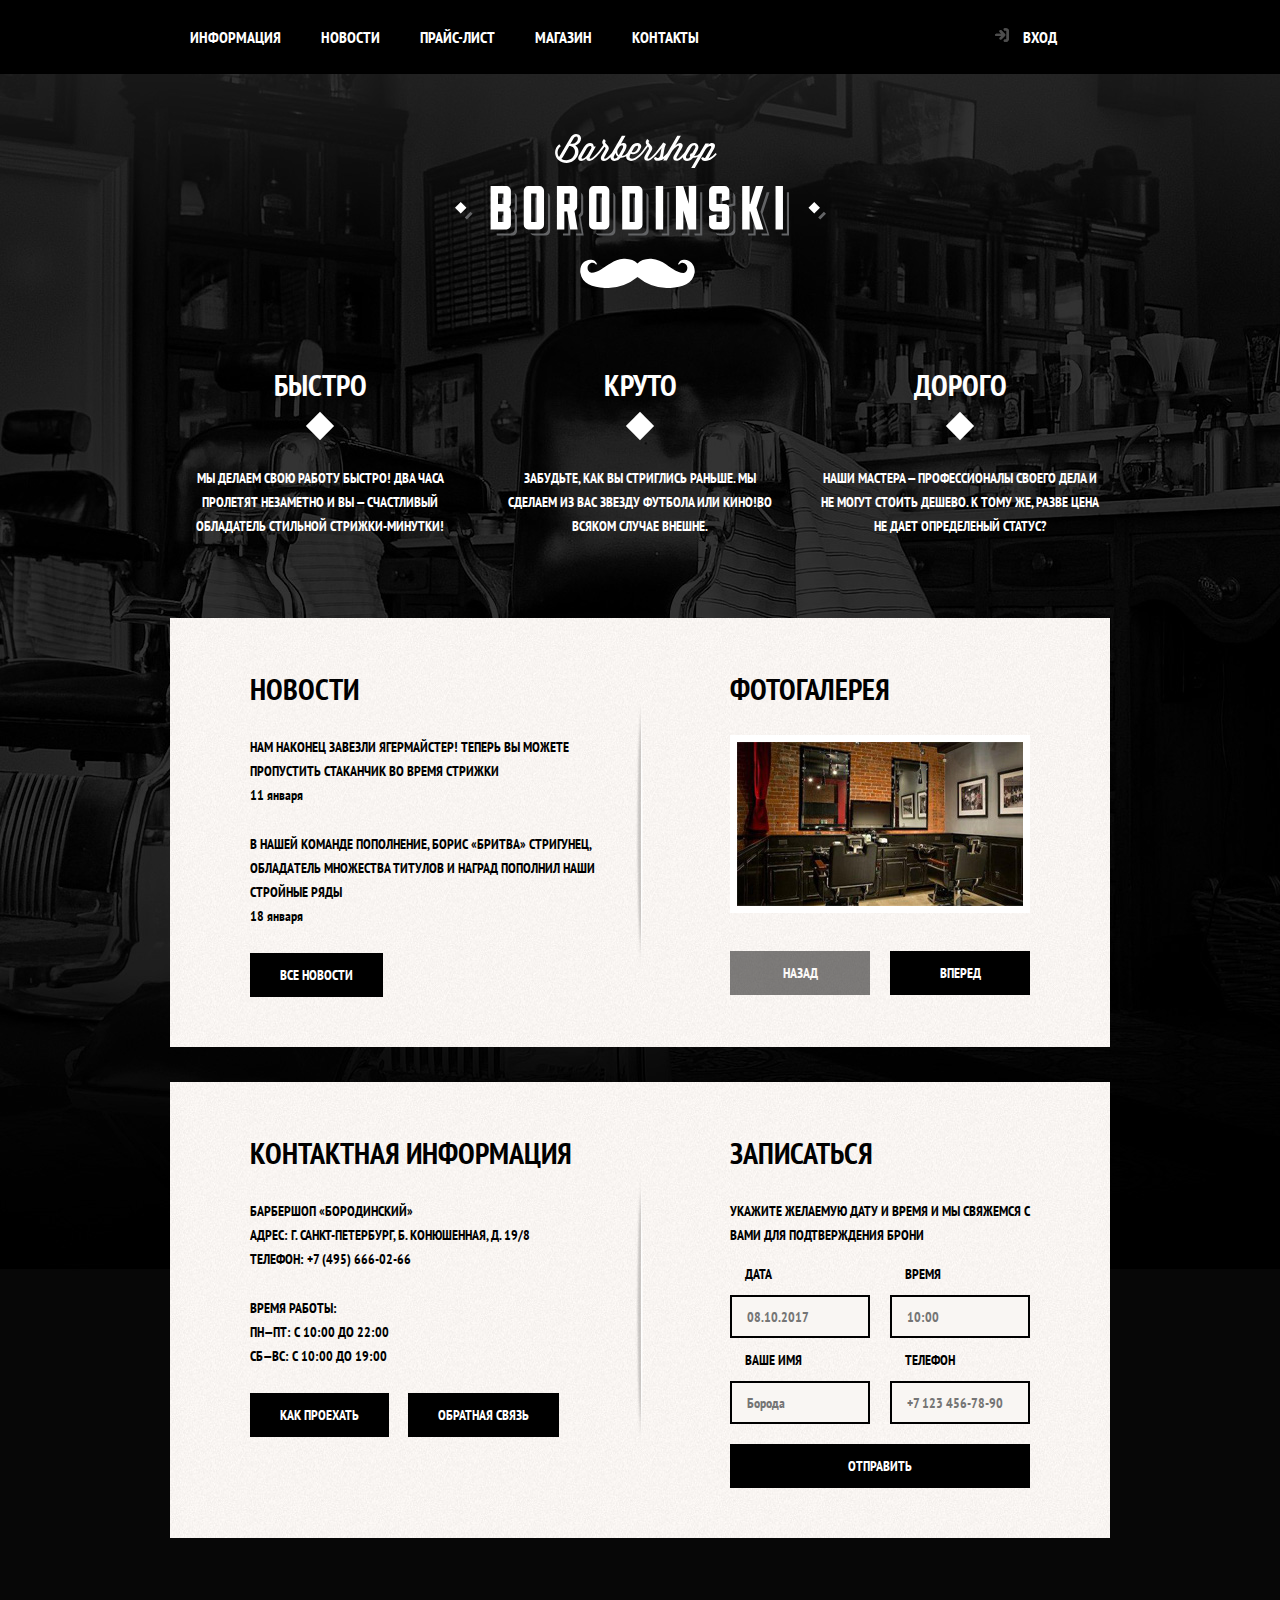
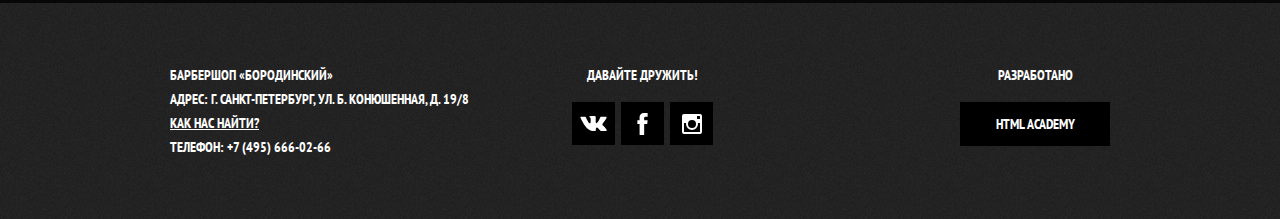
<file: index.html>
<!DOCTYPE html>
<html lang="en">

<head>
    <meta charset="UTF-8">
    <title>Барбершоп "Бородинский"</title>
    <link rel="stylesheet" href="css/normalize.css">
    <link rel="stylesheet" href="css/style.css">
    <link href="https://fonts.googleapis.com/css2?family=PT+Sans+Narrow:wght@400;700&display=swap" rel="stylesheet">
</head>

<body>
    <header class="main-header">
        <nav class="main-navigation">
            <a class="main-header-logo">
                <img src="img/index-logo.svg" width="371" height="155" alt="Логотип барбершопа Бородинский">
            </a>
            <div class="main-navigation-wrapper">
                <div class="container">
                    <ul class="main-menu">
                        <li><a href="#">Информация</a></li>
                        <li><a href="#">Новости</a></li>
                        <li><a href="price.html">Прайс-лист</a></li>
                        <li><a href="catalog.html">Магазин</a></li>
                        <li><a href="#">Контакты</a></li>
                    </ul>
                    <ul class="user-navigation">
                        <li>
                            <a class="login-link" href="#">Вход</a>
                        </li>
                    </ul>
                </div>
            </div>
        </nav>
    </header>
    <main class="container">
        <h1 class="visually-hidden">Барбершоп "Бородинский"</h1>
        <section class="features">
            <h2 class="visually-hidden">Преимущества</h2>
            <ul class="features-list">
                <li class="feature-item">
                    <h3>Быстро</h3>
                    <p>Мы делаем свою работу быстро! Два часа пролетят незаметно и вы — счастливый обладатель стильной стрижки-минутки!</p>
                </li>
                <li class="feature-item">
                    <h3>Круто</h3>
                    <p>Забудьте, как вы стриглись раньше. Мы сделаем из вас звезду футбола или кино!во всяком случае внешне.</p>
                </li>
                <li class="feature-item">
                    <h3>Дорого</h3>
                    <p>Наши мастера — профессионалы своего дела и не могут стоить дешево. К тому же, разве цена не дает определеный статус?</p>
                </li>
            </ul>
        </section>
        <div class="index-columns">
            <section class="news">
                <h2>Новости</h2>
                <ul class="news-list">
                    <li class="news-item">
                        <p>Нам наконец завезли ягермайстер! Теперь вы можете пропустить стаканчик во время стрижки</p>
                        <time datetime="2020-01-11">11 января</time>
                    </li>
                    <li class="news-item">
                        <p>В нашей команде пополнение, борис «бритва» стригунец, обладaтель множества титулов и наград пополнил наши стройные ряды</p>
                        <time datetime="2020-01-18">18 января</time>
                    </li>
                </ul>
                <a class="button" href="#">Все новости</a>
            </section>
            <section class="gallery">
                <h2>Фотогалерея</h2>
                <div class="gallery-container">
                    <figure class="gallery-content">
                        <a href="#"><img src="img/interior.jpg" width="286" height="164" alt="Интерьер"></a>
                    </figure>
                    <button class="button gallery-button gallery-button-back" type="button" disabled>Назад</button>
                    <button class="button gallery-button gallery-button-next" type="button">Вперед</button>
                </div>
            </section>
        </div>
        <div class="index-columns">
            <section class="contacts">
                <h2>Контактная информация</h2>
                <p>Барбершоп «бородинский» <br>
                    Адрес: г. Санкт-петербург, б. Конюшенная, д. 19/8 <br>
                    Телефон: +7 (495) 666-02-66 <br>
                </p>
                <p>Время работы: <br>
                    Пн—пт: с 10:00 до 22:00 <br>
                    Сб—вс: с 10:00 до 19:00
                </p>
                <a class="button contacts-button-map" href="#">Как проехать</a>
                <a class="button" href="#">Обратная связь</a>
            </section>
            <section class="appointment">
                <h2>Записаться</h2>
                <p class="appointment-info">Укажите желаемую дату и время и мы свяжемся с вами для подтверждения брони</p>
                <form class="appointment-form" action="#">
                    <p class="appointment-item">
                        <label for="appointment-date">Дата</label>
                        <input type="text" name="date" placeholder="08.10.2017" id="appointment-date"></p>
                    <p class="appointment-item">
                        <label for="appointment-time">Время</label>
                        <input type="text" name="time" placeholder="10:00" id="appointment-time"></p>
                    <p class="appointment-item">
                        <label for="appointment-username">Ваше имя</label>
                        <input type="text" name="username" placeholder="Борода" id="appointment-username"></p>
                    <p class="appointment-item">
                        <label for="appointment-user-tel">Телефон</label>
                        <input type="tel" name="user-tel" placeholder="+7 123 456-78-90" id="appointment-user-tel"></p>
                    <button class="button" type="submit">Отправить</button>
                </form>
            </section>
        </div>
    </main>
    <footer class="main-footer">
        <div class="container">
            <p class="footer-contacts">Барбершоп «бородинский» <br>
                Адрес: г. Санкт-петербург, ул. Б. Конюшенная, д. 19/8 <br>
                <a href="#">Как нас найти?</a> <br>
                Телефон: +7 (495) 666-02-66
            </p>
            <div class="footer-social">
                <b>Давайте дружить!</b>
                <ul class="footer-socail-list">
                    <li><a href="#" class="social-button"><span class="visually-hidden">Вконтакте</span>
                            <svg xmlns="http://www.w3.org/2000/svg" width="27" height="15" viewBox="0 0 26.14 14.91">
                                <path d="M26 13.47l-.09-.17a13.55 13.55 0 0 0-2.6-3q-.87-.83-1.1-1.12A1 1 0 0 1 22 8a10.27 10.27 0 0 1 1.22-1.78l.88-1.16q2.35-3.13 2-4L26 .94a.8.8 0 0 0-.4-.22 2.14 2.14 0 0 0-.87 0h-3.92a.51.51 0 0 0-.27 0h-.3a.6.6 0 0 0-.15.14.93.93 0 0 0-.14.24 22.22 22.22 0 0 1-1.46 3.06q-.5.84-.93 1.46a7 7 0 0 1-.71.91 4.94 4.94 0 0 1-.52.47q-.23.18-.35.15l-.23-.05a.9.9 0 0 1-.31-.33 1.49 1.49 0 0 1-.16-.53V1.6a3.14 3.14 0 0 0 0-.62 2.12 2.12 0 0 0-.14-.44.73.73 0 0 0-.28-.33 1.57 1.57 0 0 0-.46-.18A9 9 0 0 0 12.57 0a8.93 8.93 0 0 0-3.25.33 1.83 1.83 0 0 0-.52.41q-.25.3-.07.33a1.67 1.67 0 0 1 1.16.59l.08.16a2.6 2.6 0 0 1 .19.63 6.32 6.32 0 0 1 .12 1 10.59 10.59 0 0 1 0 1.7q-.07.71-.13 1.1a2.21 2.21 0 0 1-.18.64 2.69 2.69 0 0 1-.16.3l-.07.07a1 1 0 0 1-.37.07.86.86 0 0 1-.46-.19 3.27 3.27 0 0 1-.56-.52 7 7 0 0 1-.66-.93q-.37-.6-.76-1.42l-.22-.39q-.2-.38-.56-1.11t-.62-1.43A.9.9 0 0 0 5.2.9h-.07a.93.93 0 0 0-.22-.16A1.44 1.44 0 0 0 4.6.65L.87.68A1 1 0 0 0 .1.94L0 1a.44.44 0 0 0 0 .22 1.08 1.08 0 0 0 .08.37Q.9 3.53 1.86 5.31t1.66 2.87Q4.23 9.27 5 10.24t1 1.24l.37.41.34.33a8.06 8.06 0 0 0 1 .78 16.34 16.34 0 0 0 1.4.9 7.6 7.6 0 0 0 1.79.72 6.19 6.19 0 0 0 2 .22h1.57a1.08 1.08 0 0 0 .72-.3l.05-.07a.9.9 0 0 0 .1-.25 1.38 1.38 0 0 0 0-.37 4.48 4.48 0 0 1 .09-1.05 2.77 2.77 0 0 1 .23-.71 1.74 1.74 0 0 1 .29-.4 1.19 1.19 0 0 1 .23-.2h.11a.86.86 0 0 1 .77.21 4.52 4.52 0 0 1 .83.79q.39.47.93 1.05a6.41 6.41 0 0 0 1 .87l.27.16a3.31 3.31 0 0 0 .71.3 1.53 1.53 0 0 0 .76.07l3.48-.05a1.58 1.58 0 0 0 .8-.17.68.68 0 0 0 .34-.37 1.06 1.06 0 0 0 0-.46 1.71 1.71 0 0 0-.1-.36z" fill="#fff" /></svg></a></li>
                    <li><a href="#" class="social-button"><span class="visually-hidden">Facebook</span>
                            <svg xmlns="http://www.w3.org/2000/svg" width="19" height="22" viewBox="0 0 10.15 21.74">
                                <path d="M3.34 1.12A4.77 4.77 0 0 1 6.53 0h3.61v3.81H7.81a1.07 1.07 0 0 0-1.09.83v2.55h3.42c-.08 1.23-.24 2.45-.41 3.67h-3v10.87H2.21V10.86H0V7.21h2.19V3.66a3.83 3.83 0 0 1 1.15-2.54z" fill="#fff" /></svg></a></li>
                    <li><a href="#" class="social-button"><span class="visually-hidden">Instagram</span>
                            <svg xmlns="http://www.w3.org/2000/svg" width="20" height="20" viewBox="0 0 20 20">
                                <path d="M18 0H2a2 2 0 0 0-2 2v16a2 2 0 0 0 2 2h16a2 2 0 0 0 2-2V2a2 2 0 0 0-2-2zm-8 6a4 4 0 1 1-4 4 4 4 0 0 1 4-4zM2.5 18a.47.47 0 0 1-.5-.5V9h2.1a3.4 3.4 0 0 0-.1 1 6 6 0 1 0 12 0 3.4 3.4 0 0 0-.1-1H18v8.5a.47.47 0 0 1-.5.5zM18 4.5a.47.47 0 0 1-.5.5h-2a.47.47 0 0 1-.5-.5v-2a.47.47 0 0 1 .5-.5h2a.47.47 0 0 1 .5.5z" fill="#fff" /></svg></a></li>
                </ul>
            </div>
            <b class="footer-copyright"><b>Разработано</b>
                <a class="button" href="#">HTML Academy</a>
            </b>
        </div>
    </footer>

    <section class="modal modal-login">
        <h2>Личный кабинет</h2>
        <p class="modal-description">Введите пожалуйста свой логин и пароль</p>
        <form class="modal-login-form" action="#">
            <p>
                <label class="visually-hidden" for="modal-login-form-login">Логин</label>
                <input id="modal-login-form-login" name="login" type="text" placeholder="Логин">
            </p>
            <p>
                <label class="visually-hidden" for="modal-login-form-password">Пароль</label>
                <input id="modal-login-form-password" name="password" type="password" placeholder="Пароль">
            </p>
            <p class="modal-login-password-info">
                <label class="modal-login-form-checkbox">
                    <input class="visually-hidden" id="modal-login-form-checkbox" name="remember" type="checkbox">
                    Запомните меня
                    <span class="checkbox-indicator"></span>
                </label>
                <a class="restore" href="#">Я забыл пароль!</a>
            </p>
            <button class="button" type="submit">Войти</button>
        </form>
        <button class="modal-close" type="button">Закрыть</button>
    </section>

    <section class="modal modal-map">
        <h2 class="visually-hidden">Как до нас добраться</h2>
        <iframe src="https://www.google.com/maps/embed?pb=!1m18!1m12!1m3!1d1998.6021677244833!2d30.321041106054558!3d59.938743353631175!2m3!1f0!2f0!3f0!3m2!1i1024!2i768!4f13.1!3m3!1m2!1s0x4696310fca145cc1%3A0x42b32648d8238007!2z0JHQvtC70YzRiNCw0Y8g0JrQvtC90Y7RiNC10L3QvdCw0Y8g0YPQuy4sIDE5LzgsINCh0LDQvdC60YIt0J_QtdGC0LXRgNCx0YPRgNCzLCDQoNC-0YHRgdC40Y8sIDE5MTE4Ng!5e0!3m2!1sru!2sua!4v1595168340364!5m2!1sru!2sua" width="766" height="561" frameborder="0" style="border:0;" allowfullscreen="" aria-hidden="false" tabindex="0"></iframe>
        <p><img src="img/map.jpg" width="766" height="561" alt="Офис компании по адресу ул. Большая Конюшенная 19/8, Санкт-Петербург">
        </p>
        <button class="modal-close" type="button">Закрыть</button>
    </section>

    <script src="js/popup.js"></script>
    <script src="js/map.js"></script>

</body>

</html>
</file>
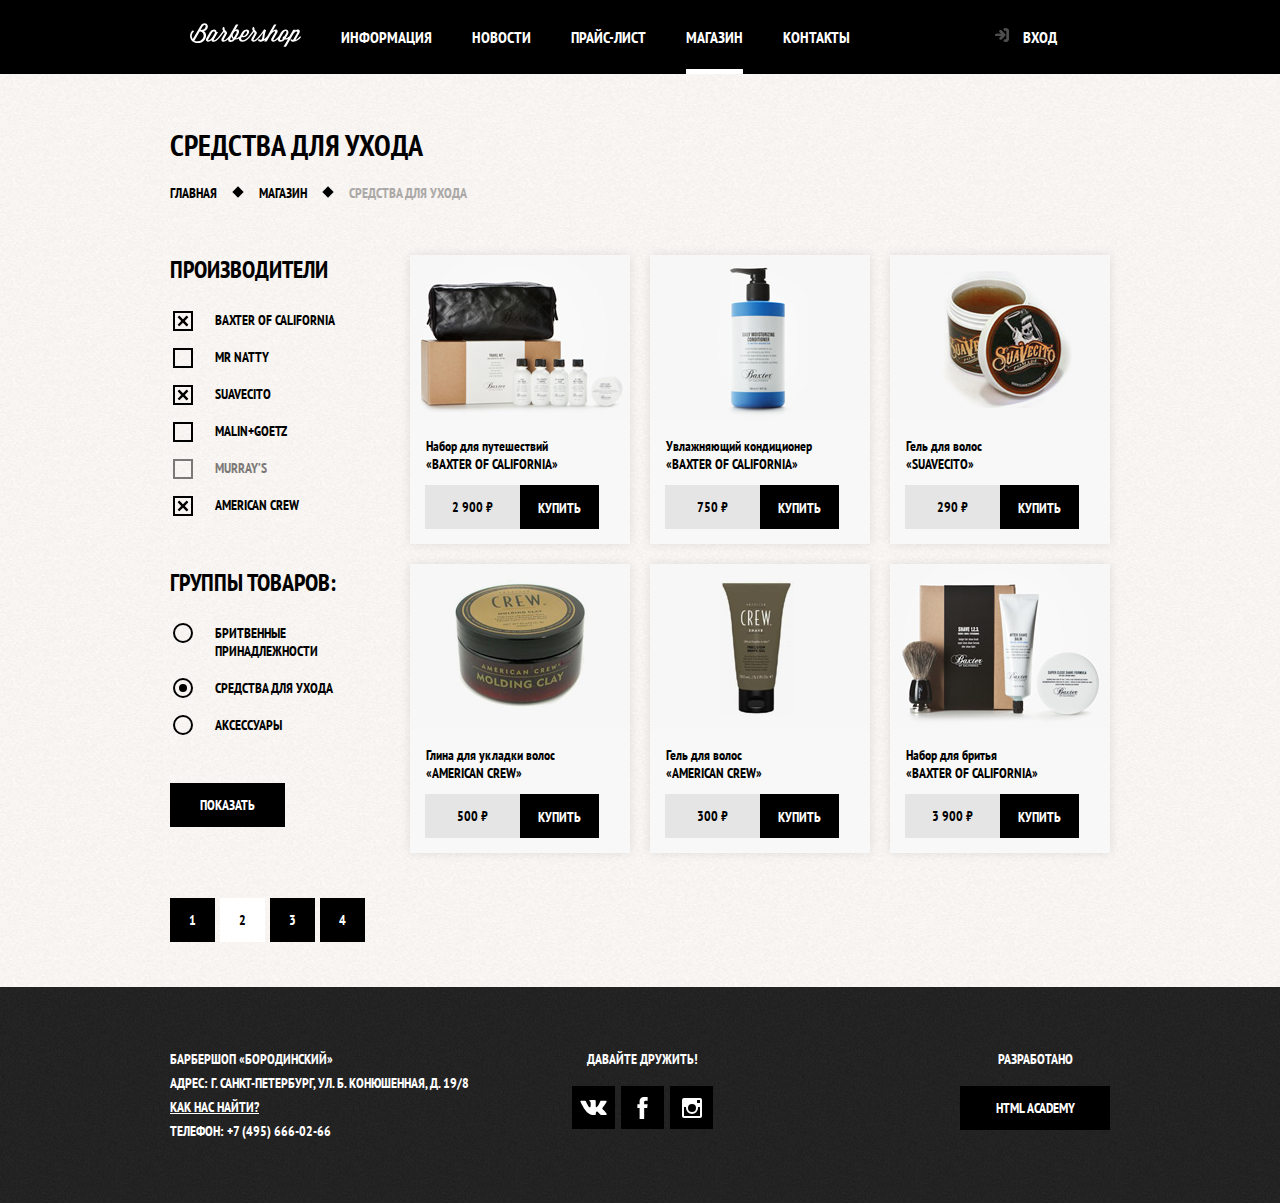
<file: catalog.html>
<!DOCTYPE html>
<html lang="en">

<head>
    <meta charset="UTF-8">
    <title>Каталог</title>
    <link rel="stylesheet" href="css/normalize.css">
    <link rel="stylesheet" href="css/style.css">
    <link href="https://fonts.googleapis.com/css2?family=PT+Sans+Narrow:wght@400;700&display=swap" rel="stylesheet">
</head>

<body class="body-inner-page">
    <header class="main-header">
        <nav class="main-navigation container">
            <a class="main-header-logo" href="index.html">
                <img src="img/small-logo.svg" width="111" height="24" alt="Логотип барбершопа Бородинский">
            </a>
            <ul class="main-menu">
                <li><a href="#">Информация</a></li>
                <li><a href="#">Новости</a></li>
                <li><a href="price.html">Прайс-лист</a></li>
                <li class="main-menu-current"><a href="catalog.html">Магазин</a></li>
                <li><a href="#">Контакты</a></li>
            </ul>
            <ul class="user-navigation">
                <li>
                    <a class="login-link" href="#">Вход</a>
                </li>
            </ul>
        </nav>
    </header>
    <main class="container">
        <h1 class="page-title">Средства для ухода</h1>
        <ul class="breadcrumbs">
            <li><a href="#">Главная</a></li>
            <li><a href="#">Магазин</a></li>
            <li class="breadcrumbs-current">Средства для ухода</li>
        </ul>
        <div class="catalog-columns">
            <section class="filters">
                <h2 class="visually-hidden">Фильтр товаров</h2>
                <form class="filters" action="#">
                    <fieldset>
                        <legend>Производители</legend>
                        <ul>
                            <li class="filter-option">
                                <input class="visually-hidden filter-input filter-input-checkbox" name="baxter-of-california" id="filter-baxter-of-california" type="checkbox" checked>
                                <label for="filter-baxter-of-california">Baxter of California</label></li>
                            <li class="filter-option">
                                <input class="visually-hidden filter-input filter-input-checkbox" name="mr-natty" id="filter-mr-natty" type="checkbox">
                                <label for="filter-mr-natty">Mr Natty</label></li>
                            <li class="filter-option">
                                <input class="visually-hidden filter-input filter-input-checkbox" name="suavecito" id="filter-suavecito" type="checkbox" checked>
                                <label for="filter-suavecito">Suavecito</label></li>
                            <li class="filter-option">
                                <input class="visually-hidden filter-input filter-input-checkbox" name="malin-goetz" id="filter-malin-goetz" type="checkbox">
                                <label for="filter-malin-goetz">Malin+Goetz</label></li>
                            <li class="filter-option">
                                <input class="visually-hidden filter-input filter-input-checkbox" name="murray" id="filter-murray" type="checkbox" disabled>
                                <label for="filter-murray">Murray’s</label></li>
                            <li class="filter-option">
                                <input class="visually-hidden filter-input filter-input-checkbox" name="american-crew" id="filter-american-crew" type="checkbox" checked>
                                <label for="filter-american-crew">American Crew</label></li>
                        </ul>
                    </fieldset>
                    <fieldset>
                        <legend>Группы товаров:</legend>
                        <ul>
                            <li class="filter-option">
                                <input class="visually-hidden filter-input filter-input-radio" name="radio-form" id="filter-shave" value="shaving" type="radio">
                                <label for="filter-shave">Бритвенные принадлежности</label></li>
                            <li class="filter-option">
                                <input class="visually-hidden filter-input filter-input-radio" name="radio-form" id="filter-hair-care" value="hair-care" type="radio" checked>
                                <label for="filter-hair-care">Средства для ухода</label></li>
                            <li class="filter-option">
                                <input class="visually-hidden filter-input filter-input-radio" name="radio-form" id="filter-accessories" value="accessories" type="radio">
                                <label for="filter-accessories">Аксессуары</label></li>
                        </ul>
                    </fieldset>
                    <button type="submit" class="button filter-button">Показать</button>
                </form>
            </section>
            <section class="catalog">
                <h2 class="visually-hidden">Список средств для ухода</h2>
                <ul class="catalog-list">
                    <li class="catalog-item">
                        <a href="item.html">
                            <h3>
                                <span class="catalog-category">Набор для путешествий</span>
                                <span class="catalog-item-title">«Baxter of California»</span>
                            </h3>
                            <p class="catalog-item-image">
                                <img src="img/catalog-photo-1.jpg" width="220" height="165" alt="Набор для путешествий «Baxter of California»">
                            </p>
                        </a>
                        <p class="catalog-item-price">
                            <b>2 900 ₽</b>
                            <a class="button" href="#">Купить</a>
                        </p>
                    </li>
                    <li class="catalog-item">
                        <a href="#">
                            <h3>
                                <span class="catalog-category">Увлажняющий кондиционер</span>
                                <span class="catalog-item-title">«Baxter of California»</span>
                            </h3>
                            <p class="catalog-item-image">
                                <img src="img/catalog-photo-2.jpg" width="220" height="165" alt="Увлажняющий кондиционер «Baxter of California»">
                            </p>
                        </a>
                        <p class="catalog-item-price">
                            <b>750 ₽</b>
                            <a class="button" href="#">Купить</a>
                        </p>
                    </li>
                    <li class="catalog-item">
                        <a href="#">
                            <h3>
                                <span class="catalog-category">Гель для волос</span>
                                <span class="catalog-item-title">«Suavecito»</span>
                            </h3>
                            <p class="catalog-item-image">
                                <img src="img/catalog-photo-3.jpg" width="220" height="165" alt="Гель для волос «Suavecito»">
                            </p>
                        </a>
                        <p class="catalog-item-price">
                            <b>290 ₽</b>
                            <a class="button" href="#">Купить</a>
                        </p>
                    </li>
                    <li class="catalog-item">
                        <a href="#">
                            <h3>
                                <span class="catalog-category">Глина для укладки волос</span>
                                <span class="catalog-item-title">«American crew»</span>
                            </h3>
                            <p class="catalog-item-image">
                                <img src="img/catalog-photo-4.jpg" width="220" height="165" alt="Глина для укладки волос «American crew»">
                            </p>
                        </a>
                        <p class="catalog-item-price">
                            <b>500 ₽</b>
                            <a class="button" href="#">Купить</a>
                        </p>
                    </li>
                    <li class="catalog-item">
                        <a href="#">
                            <h3>
                                <span class="catalog-category">Гель для волос</span>
                                <span class="catalog-item-title">«American crew»</span>
                            </h3>
                            <p class="catalog-item-image">
                                <img src="img/catalog-photo-5.jpg" width="220" height="165" alt="Гель для волос «American crew»">
                            </p>
                        </a>
                        <p class="catalog-item-price">
                            <b>300 ₽</b>
                            <a class="button" href="#">Купить</a>
                        </p>
                    </li>
                    <li class="catalog-item">
                        <a href="#">
                            <h3>
                                <span class="catalog-category">Набор для бритья</span>
                                <span class="catalog-item-title">«Baxter of California»</span>
                            </h3>
                            <p class="catalog-item-image">
                                <img src="img/catalog-photo-6.jpg" width="220" height="165" alt="Набор для бритья «Baxter of California»">
                            </p>
                        </a>
                        <p class="catalog-item-price">
                            <b>3 900 ₽</b>
                            <a class="button" href="#">Купить</a>
                        </p>
                    </li>
                </ul>
            </section>
        </div>
        <ul class="pegination">
            <li class="pegination-item"><a href="#">1</a></li>
            <li class="pegination-item pegination-item-current"><a>2</a></li>
            <li class="pegination-item"><a href="#">3</a></li>
            <li class="pegination-item"><a href="#">4</a></li>
        </ul>
    </main>
    <footer class="main-footer">
        <div class="container">
            <p class="footer-contacts">Барбершоп «бородинский» <br>
                Адрес: г. Санкт-петербург, ул. Б. Конюшенная, д. 19/8 <br>
                <a href="#">Как нас найти?</a> <br>
                Телефон: +7 (495) 666-02-66
            </p>
            <div class="footer-social">
                <b>Давайте дружить!</b>
                <ul class="footer-socail-list">
                    <li><a href="#" class="social-button"><span class="visually-hidden">Вконтакте</span>
                            <svg xmlns="http://www.w3.org/2000/svg" width="27" height="15" viewBox="0 0 26.14 14.91">
                                <path d="M26 13.47l-.09-.17a13.55 13.55 0 0 0-2.6-3q-.87-.83-1.1-1.12A1 1 0 0 1 22 8a10.27 10.27 0 0 1 1.22-1.78l.88-1.16q2.35-3.13 2-4L26 .94a.8.8 0 0 0-.4-.22 2.14 2.14 0 0 0-.87 0h-3.92a.51.51 0 0 0-.27 0h-.3a.6.6 0 0 0-.15.14.93.93 0 0 0-.14.24 22.22 22.22 0 0 1-1.46 3.06q-.5.84-.93 1.46a7 7 0 0 1-.71.91 4.94 4.94 0 0 1-.52.47q-.23.18-.35.15l-.23-.05a.9.9 0 0 1-.31-.33 1.49 1.49 0 0 1-.16-.53V1.6a3.14 3.14 0 0 0 0-.62 2.12 2.12 0 0 0-.14-.44.73.73 0 0 0-.28-.33 1.57 1.57 0 0 0-.46-.18A9 9 0 0 0 12.57 0a8.93 8.93 0 0 0-3.25.33 1.83 1.83 0 0 0-.52.41q-.25.3-.07.33a1.67 1.67 0 0 1 1.16.59l.08.16a2.6 2.6 0 0 1 .19.63 6.32 6.32 0 0 1 .12 1 10.59 10.59 0 0 1 0 1.7q-.07.71-.13 1.1a2.21 2.21 0 0 1-.18.64 2.69 2.69 0 0 1-.16.3l-.07.07a1 1 0 0 1-.37.07.86.86 0 0 1-.46-.19 3.27 3.27 0 0 1-.56-.52 7 7 0 0 1-.66-.93q-.37-.6-.76-1.42l-.22-.39q-.2-.38-.56-1.11t-.62-1.43A.9.9 0 0 0 5.2.9h-.07a.93.93 0 0 0-.22-.16A1.44 1.44 0 0 0 4.6.65L.87.68A1 1 0 0 0 .1.94L0 1a.44.44 0 0 0 0 .22 1.08 1.08 0 0 0 .08.37Q.9 3.53 1.86 5.31t1.66 2.87Q4.23 9.27 5 10.24t1 1.24l.37.41.34.33a8.06 8.06 0 0 0 1 .78 16.34 16.34 0 0 0 1.4.9 7.6 7.6 0 0 0 1.79.72 6.19 6.19 0 0 0 2 .22h1.57a1.08 1.08 0 0 0 .72-.3l.05-.07a.9.9 0 0 0 .1-.25 1.38 1.38 0 0 0 0-.37 4.48 4.48 0 0 1 .09-1.05 2.77 2.77 0 0 1 .23-.71 1.74 1.74 0 0 1 .29-.4 1.19 1.19 0 0 1 .23-.2h.11a.86.86 0 0 1 .77.21 4.52 4.52 0 0 1 .83.79q.39.47.93 1.05a6.41 6.41 0 0 0 1 .87l.27.16a3.31 3.31 0 0 0 .71.3 1.53 1.53 0 0 0 .76.07l3.48-.05a1.58 1.58 0 0 0 .8-.17.68.68 0 0 0 .34-.37 1.06 1.06 0 0 0 0-.46 1.71 1.71 0 0 0-.1-.36z" fill="#fff" /></svg></a></li>
                    <li><a href="#" class="social-button"><span class="visually-hidden">Facebook</span>
                            <svg xmlns="http://www.w3.org/2000/svg" width="19" height="22" viewBox="0 0 10.15 21.74">
                                <path d="M3.34 1.12A4.77 4.77 0 0 1 6.53 0h3.61v3.81H7.81a1.07 1.07 0 0 0-1.09.83v2.55h3.42c-.08 1.23-.24 2.45-.41 3.67h-3v10.87H2.21V10.86H0V7.21h2.19V3.66a3.83 3.83 0 0 1 1.15-2.54z" fill="#fff" /></svg></a></li>
                    <li><a href="#" class="social-button"><span class="visually-hidden">Instagram</span>
                            <svg xmlns="http://www.w3.org/2000/svg" width="20" height="20" viewBox="0 0 20 20">
                                <path d="M18 0H2a2 2 0 0 0-2 2v16a2 2 0 0 0 2 2h16a2 2 0 0 0 2-2V2a2 2 0 0 0-2-2zm-8 6a4 4 0 1 1-4 4 4 4 0 0 1 4-4zM2.5 18a.47.47 0 0 1-.5-.5V9h2.1a3.4 3.4 0 0 0-.1 1 6 6 0 1 0 12 0 3.4 3.4 0 0 0-.1-1H18v8.5a.47.47 0 0 1-.5.5zM18 4.5a.47.47 0 0 1-.5.5h-2a.47.47 0 0 1-.5-.5v-2a.47.47 0 0 1 .5-.5h2a.47.47 0 0 1 .5.5z" fill="#fff" /></svg></a></li>
                </ul>
            </div>
            <b class="footer-copyright"><b>Разработано</b>
                <a class="button" href="#">HTML Academy</a>
            </b>
        </div>
    </footer>

    <section class="modal modal-login">
        <h2>Личный кабинет</h2>
        <p class="modal-description">Введите пожалуйста свой логин и пароль</p>
        <form class="modal-login-form" action="#">
            <p>
                <label class="visually-hidden" for="modal-login-form-login">Логин</label>
                <input id="modal-login-form-login" name="login" type="text" placeholder="Логин">
            </p>
            <p>
                <label class="visually-hidden" for="modal-login-form-password">Пароль</label>
                <input id="modal-login-form-password" name="password" type="password" placeholder="Пароль">
            </p>
            <p class="modal-login-password-info">
                <label class="modal-login-form-checkbox">
                    <input class="visually-hidden" id="modal-login-form-checkbox" name="remember" type="checkbox">
                    Запомните меня
                    <span class="checkbox-indicator"></span>
                </label>
                <a class="restore" href="#">Я забыл пароль!</a>
            </p>
            <button class="button" type="submit">Войти</button>
        </form>
        <button class="modal-close" type="button">Закрыть</button>
    </section>
    
     <script src="js/popup.js"></script>
</body>

</html>
</file>
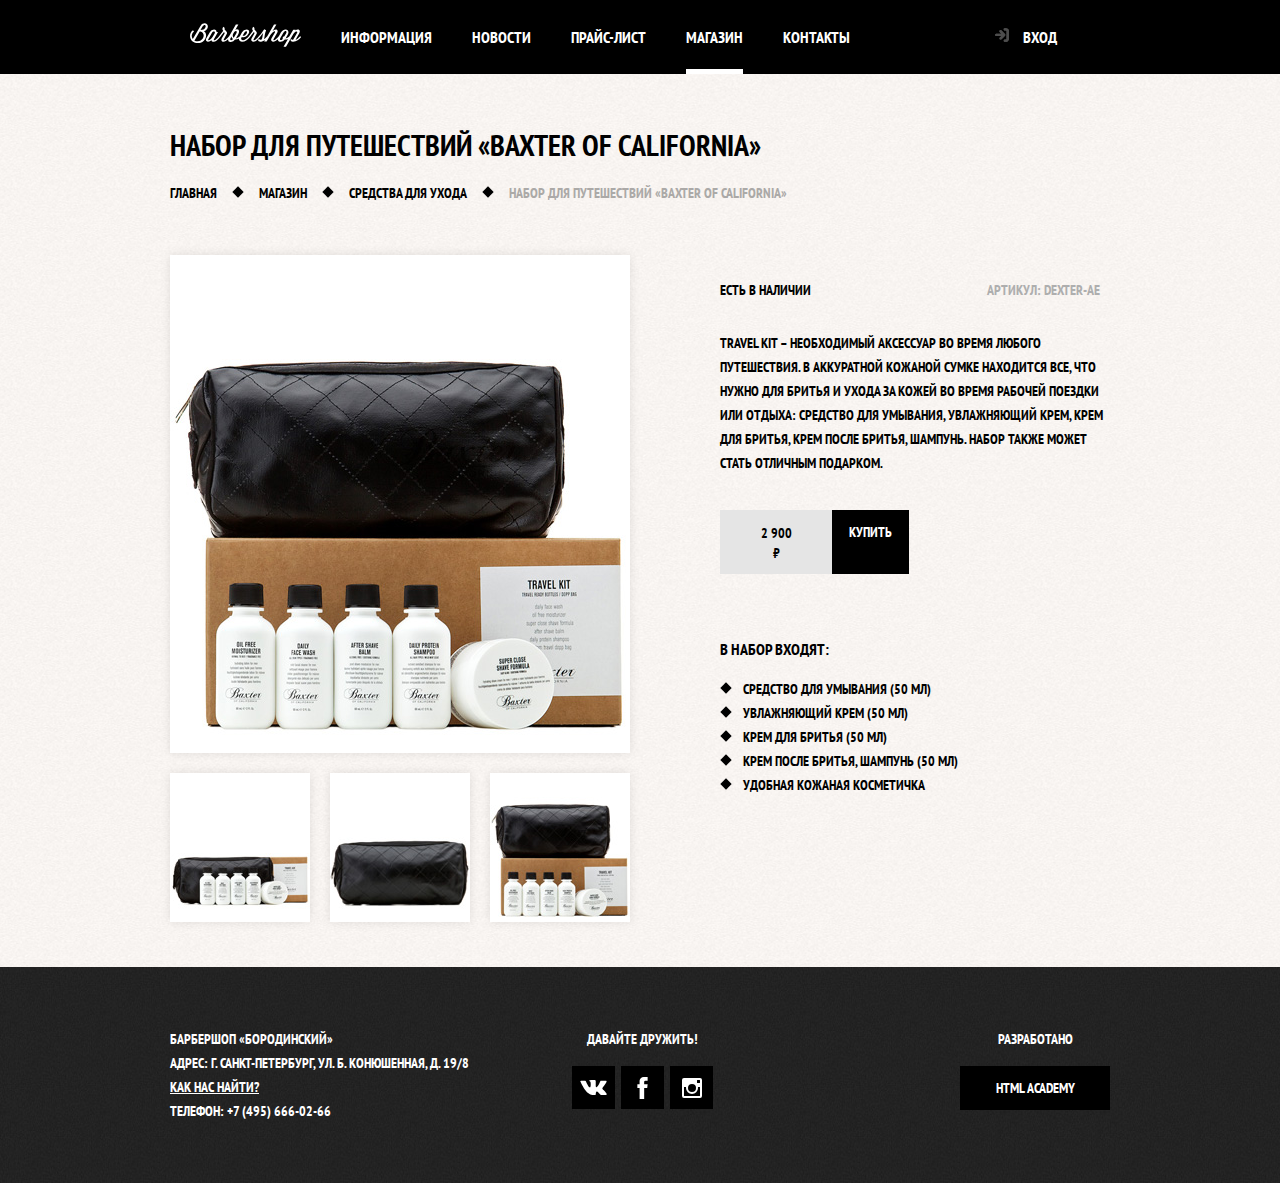
<file: item.html>
<!DOCTYPE html>
<html lang="en">

<head>
    <meta charset="UTF-8">
    <title>Набор</title>
    <link rel="stylesheet" href="css/normalize.css">
    <link rel="stylesheet" href="css/style.css">
    <link href="https://fonts.googleapis.com/css2?family=PT+Sans+Narrow:wght@400;700&display=swap" rel="stylesheet">
</head>

<body class="body-inner-page">
    <header class="main-header">
        <nav class="main-navigation container">
            <a class="main-header-logo" href="index.html">
                <img src="img/small-logo.svg" width="111" height="24" alt="Логотип барбершопа Бородинский">
            </a>
            <ul class="main-menu">
                <li><a href="#">Информация</a></li>
                <li><a href="#">Новости</a></li>
                <li><a href="price.html">Прайс-лист</a></li>
                <li class="main-menu-current"><a href="catalog.html">Магазин</a></li>
                <li><a href="#">Контакты</a></li>
            </ul>
            <ul class="user-navigation">
                <li>
                    <a class="login-link" href="#">Вход</a>
                </li>
            </ul>
        </nav>
    </header>
    <main class="container">
        <h1 class="page-title">набор для путешествий «Baxter of California»</h1>
        <ul class="breadcrumbs">
            <li><a href="#">Главная</a></li>
            <li><a href="#">Магазин</a></li>
            <li><a href="#">Средства для ухода</a></li>
            <li class="breadcrumbs-current">Набор для путешествий «Baxter of California»</li>
        </ul>
        <div class="catalog-columns">
            <section class="item-image">
                <h2 class="visually-hidden">Изображения товара</h2>
                <p class="item-main-image"><img src="img/product-photo-big.jpg" width="460" height="498" alt="Изображение всего набора"></p>
                <ul class="item-preview-image">
                    <li><img src="img/product-photo-small-1.jpg" width="140" height="149" alt="Фото в анфас"></li>
                    <li><img src="img/product-photo-small-2.jpg" width="140" height="149" alt="Фото в профиль"></li>
                    <li><img src="img/product-photo-small-3.jpg" width="140" height="149" alt="Фото отдельной части"></li>
                </ul>
            </section>
            <section class="item-info">
                <h2 class="visually-hidden">Описание товара</h2>
                <div class="item-description">
                <p class="item-availability">есть в наличии</p>
                <p class="item-article">Артикул: dexter-ae</p>
                </div>
                <p class="item-text">
                    Travel Kit – необходимый аксессуар во время любого путешествия. В аккуратной кожаной сумке находится все, что нужно для бритья и ухода за кожей во время рабочей поездки или отдыха: средство для умывания, увлажняющий крем, крем для бритья, крем после бритья, шампунь. Набор также может стать отличным подарком.
                </p>
                <p class="item-price">
                    <b>2 900 ₽</b>
                    <a class="button" href="#">Купить</a>
                </p>
                <h3>В набор входят:</h3>
                <ul class="item-composition-list">
                    <li>Средство для умывания (50 мл)</li>
                    <li>Увлажняющий крем (50 мл)</li>
                    <li>Крем для бритья (50 мл)</li>
                    <li>Крем после бритья, шампунь (50 мл)</li>
                    <li>Удобная кожаная косметичка</li>
                </ul>
            </section>
        </div>
    </main>
    <footer class="main-footer">
        <div class="container">
            <p class="footer-contacts">Барбершоп «бородинский» <br>
                Адрес: г. Санкт-петербург, ул. Б. Конюшенная, д. 19/8 <br>
                <a href="#">Как нас найти?</a> <br>
                Телефон: +7 (495) 666-02-66
            </p>
            <div class="footer-social">
                <b>Давайте дружить!</b>
                <ul class="footer-socail-list">
                    <li><a href="#" class="social-button"><span class="visually-hidden">Вконтакте</span>
                            <svg xmlns="http://www.w3.org/2000/svg" width="27" height="15" viewBox="0 0 26.14 14.91">
                                <path d="M26 13.47l-.09-.17a13.55 13.55 0 0 0-2.6-3q-.87-.83-1.1-1.12A1 1 0 0 1 22 8a10.27 10.27 0 0 1 1.22-1.78l.88-1.16q2.35-3.13 2-4L26 .94a.8.8 0 0 0-.4-.22 2.14 2.14 0 0 0-.87 0h-3.92a.51.51 0 0 0-.27 0h-.3a.6.6 0 0 0-.15.14.93.93 0 0 0-.14.24 22.22 22.22 0 0 1-1.46 3.06q-.5.84-.93 1.46a7 7 0 0 1-.71.91 4.94 4.94 0 0 1-.52.47q-.23.18-.35.15l-.23-.05a.9.9 0 0 1-.31-.33 1.49 1.49 0 0 1-.16-.53V1.6a3.14 3.14 0 0 0 0-.62 2.12 2.12 0 0 0-.14-.44.73.73 0 0 0-.28-.33 1.57 1.57 0 0 0-.46-.18A9 9 0 0 0 12.57 0a8.93 8.93 0 0 0-3.25.33 1.83 1.83 0 0 0-.52.41q-.25.3-.07.33a1.67 1.67 0 0 1 1.16.59l.08.16a2.6 2.6 0 0 1 .19.63 6.32 6.32 0 0 1 .12 1 10.59 10.59 0 0 1 0 1.7q-.07.71-.13 1.1a2.21 2.21 0 0 1-.18.64 2.69 2.69 0 0 1-.16.3l-.07.07a1 1 0 0 1-.37.07.86.86 0 0 1-.46-.19 3.27 3.27 0 0 1-.56-.52 7 7 0 0 1-.66-.93q-.37-.6-.76-1.42l-.22-.39q-.2-.38-.56-1.11t-.62-1.43A.9.9 0 0 0 5.2.9h-.07a.93.93 0 0 0-.22-.16A1.44 1.44 0 0 0 4.6.65L.87.68A1 1 0 0 0 .1.94L0 1a.44.44 0 0 0 0 .22 1.08 1.08 0 0 0 .08.37Q.9 3.53 1.86 5.31t1.66 2.87Q4.23 9.27 5 10.24t1 1.24l.37.41.34.33a8.06 8.06 0 0 0 1 .78 16.34 16.34 0 0 0 1.4.9 7.6 7.6 0 0 0 1.79.72 6.19 6.19 0 0 0 2 .22h1.57a1.08 1.08 0 0 0 .72-.3l.05-.07a.9.9 0 0 0 .1-.25 1.38 1.38 0 0 0 0-.37 4.48 4.48 0 0 1 .09-1.05 2.77 2.77 0 0 1 .23-.71 1.74 1.74 0 0 1 .29-.4 1.19 1.19 0 0 1 .23-.2h.11a.86.86 0 0 1 .77.21 4.52 4.52 0 0 1 .83.79q.39.47.93 1.05a6.41 6.41 0 0 0 1 .87l.27.16a3.31 3.31 0 0 0 .71.3 1.53 1.53 0 0 0 .76.07l3.48-.05a1.58 1.58 0 0 0 .8-.17.68.68 0 0 0 .34-.37 1.06 1.06 0 0 0 0-.46 1.71 1.71 0 0 0-.1-.36z" fill="#fff" /></svg></a></li>
                    <li><a href="#" class="social-button"><span class="visually-hidden">Facebook</span>
                            <svg xmlns="http://www.w3.org/2000/svg" width="19" height="22" viewBox="0 0 10.15 21.74">
                                <path d="M3.34 1.12A4.77 4.77 0 0 1 6.53 0h3.61v3.81H7.81a1.07 1.07 0 0 0-1.09.83v2.55h3.42c-.08 1.23-.24 2.45-.41 3.67h-3v10.87H2.21V10.86H0V7.21h2.19V3.66a3.83 3.83 0 0 1 1.15-2.54z" fill="#fff" /></svg></a></li>
                    <li><a href="#" class="social-button"><span class="visually-hidden">Instagram</span>
                            <svg xmlns="http://www.w3.org/2000/svg" width="20" height="20" viewBox="0 0 20 20">
                                <path d="M18 0H2a2 2 0 0 0-2 2v16a2 2 0 0 0 2 2h16a2 2 0 0 0 2-2V2a2 2 0 0 0-2-2zm-8 6a4 4 0 1 1-4 4 4 4 0 0 1 4-4zM2.5 18a.47.47 0 0 1-.5-.5V9h2.1a3.4 3.4 0 0 0-.1 1 6 6 0 1 0 12 0 3.4 3.4 0 0 0-.1-1H18v8.5a.47.47 0 0 1-.5.5zM18 4.5a.47.47 0 0 1-.5.5h-2a.47.47 0 0 1-.5-.5v-2a.47.47 0 0 1 .5-.5h2a.47.47 0 0 1 .5.5z" fill="#fff" /></svg></a></li>
                </ul>
            </div>
            <b class="footer-copyright"><b>Разработано</b>
                <a class="button" href="#">HTML Academy</a>
            </b>
        </div>
    </footer>

    <section class="modal modal-login">
        <h2>Личный кабинет</h2>
        <p class="modal-description">Введите пожалуйста свой логин и пароль</p>
        <form class="modal-login-form" action="#">
            <p>
                <label class="visually-hidden" for="modal-login-form-login">Логин</label>
                <input id="modal-login-form-login" name="login" type="text" placeholder="Логин">
            </p>
            <p>
                <label class="visually-hidden" for="modal-login-form-password">Пароль</label>
                <input id="modal-login-form-password" name="password" type="password" placeholder="Пароль">
            </p>
            <p class="modal-login-password-info">
                <label class="modal-login-form-checkbox">
                    <input class="visually-hidden" id="modal-login-form-checkbox" name="remember" type="checkbox">
                    Запомните меня
                    <span class="checkbox-indicator"></span>
                </label>
                <a class="restore" href="#">Я забыл пароль!</a>
            </p>
            <button class="button" type="submit">Войти</button>
        </form>
        <button class="modal-close" type="button">Закрыть</button>
    </section>
    
     <script src="js/popup.js"></script>
</body>

</html>
</file>
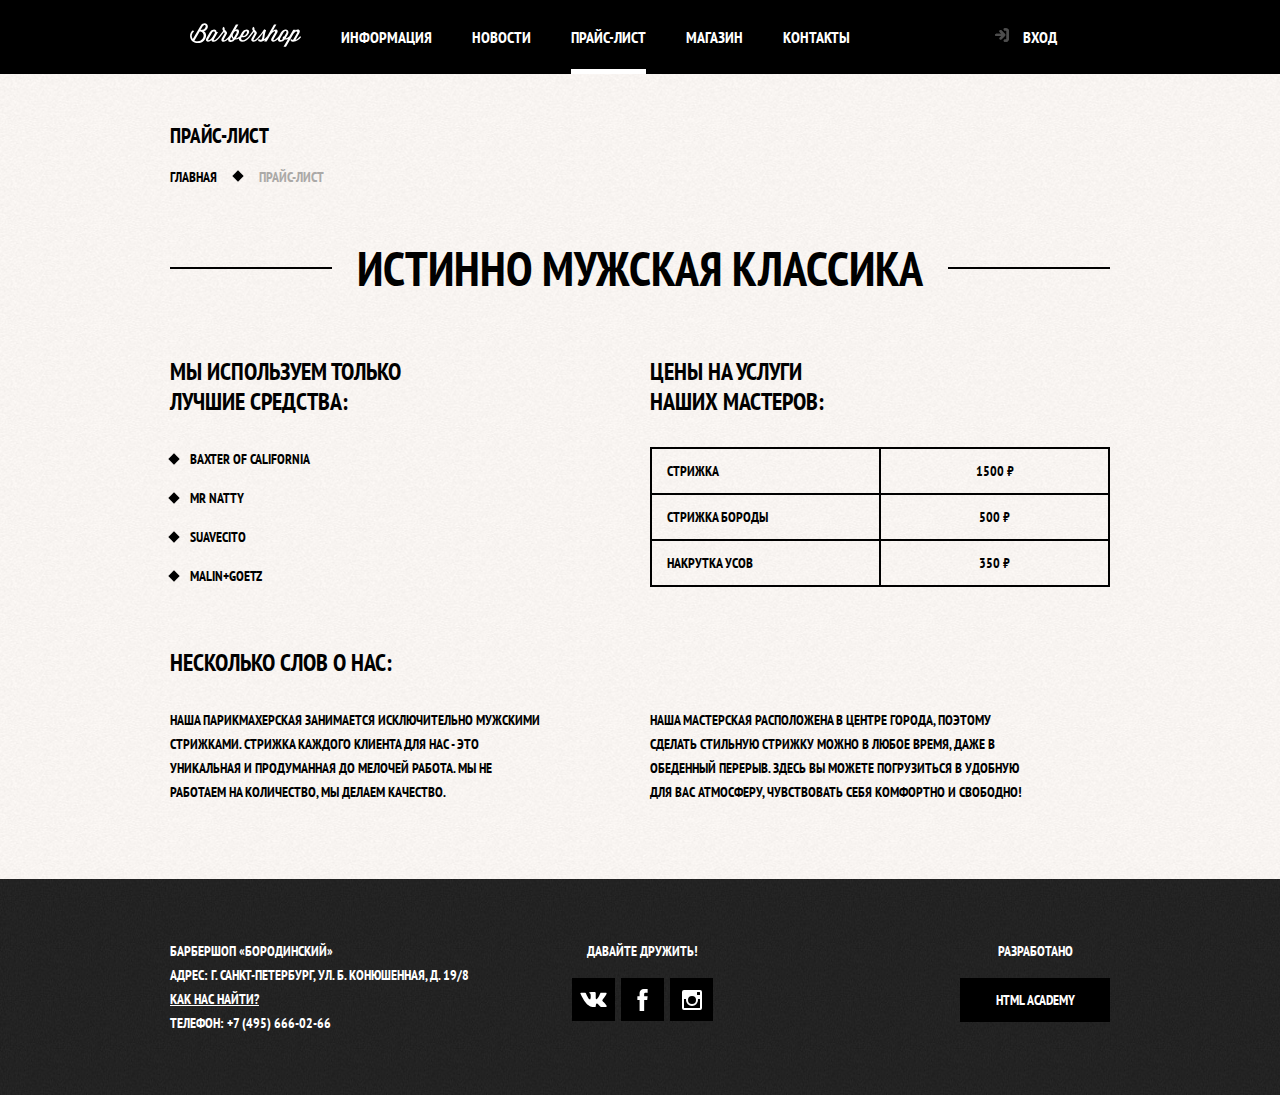
<file: price.html>
<!DOCTYPE html>
<html lang="en">

<head>
    <meta charset="UTF-8">
    <title>Прайс-лист</title>
    <link rel="stylesheet" href="css/normalize.css">
    <link rel="stylesheet" href="css/style.css">
    <link href="https://fonts.googleapis.com/css2?family=PT+Sans+Narrow:wght@400;700&display=swap" rel="stylesheet">
</head>

<body class="body-inner-page">
    <header class="main-header">
        <nav class="main-navigation container">
            <a class="main-header-logo" href="index.html">
                <img src="img/small-logo.svg" width="111" height="24" alt="Логотип барбершопа Бородинский">
            </a>
            <ul class="main-menu">
                <li><a href="#">Информация</a></li>
                <li><a href="#">Новости</a></li>
                <li class="main-menu-current"><a href="#">Прайс-лист</a></li>
                <li><a href="catalog.html">Магазин</a></li>
                <li><a href="#">Контакты</a></li>
            </ul>
            <ul class="user-navigation">
                <li>
                    <a class="login-link" href="#">Вход</a>
                </li>
            </ul>
        </nav>
    </header>
    <main class="container">
        <div class="inner-page-container">
            <h2>Прайс-лист</h2>
            <ul class="breadcrumbs">
                <li><a href="#">Главная</a></li>
                <li class="breadcrumbs-current">Прайс-лист</li>
            </ul>
        </div>
        <section class="inner-contant">
            <h2 class="big-heading">Истинно мужская классика</h2>
            <div class="inner-columns">
                <div class="inner-column-left">
                    <h2>Мы используем только<br> лучшие средства:</h2>
                    <ul class="custom-list-1">
                        <li>Baxter of California</li>
                        <li>Mr Natty</li>
                        <li>Suavecito</li>
                        <li>Malin+Goetz</li>
                    </ul>
                </div>
                <div class="inner-column-right">
                    <h2>Цены на услуги<br> наших мастеров:</h2>
                    <table class="custom-table-1">
                        <tr>
                            <td>СТРИЖКА</td>
                            <td>1500 ₽</td>
                        </tr>
                        <tr>
                            <td>СТРИЖКА БОРОДЫ</td>
                            <td>500 ₽</td>
                        </tr>
                        <tr>
                            <td>НАКРУТКА УСОВ</td>
                            <td>350 ₽</td>
                        </tr>
                    </table>
                </div>
            </div>
            <div class="inner-columns">
                <h2>Несколько слов о нас:</h2>
                <div class="inner-column-left">
                    <p class="short-text">Наша парикмахерская занимается исключительно мужскими стрижками. Стрижка каждого клиента для нас - это уникальная и продуманная до мелочей работа. Мы не работаем на количество, мы делаем качество.</p>
                </div>
                <div class="inner-column-right">
                    <p class="short-text">Наша мастерская расположена в центре города, поэтому сделать стильную стрижку можно в любое время, даже в обеденный перерыв. Здесь вы можете погрузиться в удобную для вас атмосферу, чувствовать себя комфортно и свободно!</p>
                </div>
            </div>
        </section>
    </main>
    <footer class="main-footer">
        <div class="container">
            <p class="footer-contacts">Барбершоп «бородинский» <br>
                Адрес: г. Санкт-петербург, ул. Б. Конюшенная, д. 19/8 <br>
                <a href="#">Как нас найти?</a> <br>
                Телефон: +7 (495) 666-02-66
            </p>
            <div class="footer-social">
                <b>Давайте дружить!</b>
                <ul class="footer-socail-list">
                    <li><a href="#" class="social-button"><span class="visually-hidden">Вконтакте</span>
                            <svg xmlns="http://www.w3.org/2000/svg" width="27" height="15" viewBox="0 0 26.14 14.91">
                                <path d="M26 13.47l-.09-.17a13.55 13.55 0 0 0-2.6-3q-.87-.83-1.1-1.12A1 1 0 0 1 22 8a10.27 10.27 0 0 1 1.22-1.78l.88-1.16q2.35-3.13 2-4L26 .94a.8.8 0 0 0-.4-.22 2.14 2.14 0 0 0-.87 0h-3.92a.51.51 0 0 0-.27 0h-.3a.6.6 0 0 0-.15.14.93.93 0 0 0-.14.24 22.22 22.22 0 0 1-1.46 3.06q-.5.84-.93 1.46a7 7 0 0 1-.71.91 4.94 4.94 0 0 1-.52.47q-.23.18-.35.15l-.23-.05a.9.9 0 0 1-.31-.33 1.49 1.49 0 0 1-.16-.53V1.6a3.14 3.14 0 0 0 0-.62 2.12 2.12 0 0 0-.14-.44.73.73 0 0 0-.28-.33 1.57 1.57 0 0 0-.46-.18A9 9 0 0 0 12.57 0a8.93 8.93 0 0 0-3.25.33 1.83 1.83 0 0 0-.52.41q-.25.3-.07.33a1.67 1.67 0 0 1 1.16.59l.08.16a2.6 2.6 0 0 1 .19.63 6.32 6.32 0 0 1 .12 1 10.59 10.59 0 0 1 0 1.7q-.07.71-.13 1.1a2.21 2.21 0 0 1-.18.64 2.69 2.69 0 0 1-.16.3l-.07.07a1 1 0 0 1-.37.07.86.86 0 0 1-.46-.19 3.27 3.27 0 0 1-.56-.52 7 7 0 0 1-.66-.93q-.37-.6-.76-1.42l-.22-.39q-.2-.38-.56-1.11t-.62-1.43A.9.9 0 0 0 5.2.9h-.07a.93.93 0 0 0-.22-.16A1.44 1.44 0 0 0 4.6.65L.87.68A1 1 0 0 0 .1.94L0 1a.44.44 0 0 0 0 .22 1.08 1.08 0 0 0 .08.37Q.9 3.53 1.86 5.31t1.66 2.87Q4.23 9.27 5 10.24t1 1.24l.37.41.34.33a8.06 8.06 0 0 0 1 .78 16.34 16.34 0 0 0 1.4.9 7.6 7.6 0 0 0 1.79.72 6.19 6.19 0 0 0 2 .22h1.57a1.08 1.08 0 0 0 .72-.3l.05-.07a.9.9 0 0 0 .1-.25 1.38 1.38 0 0 0 0-.37 4.48 4.48 0 0 1 .09-1.05 2.77 2.77 0 0 1 .23-.71 1.74 1.74 0 0 1 .29-.4 1.19 1.19 0 0 1 .23-.2h.11a.86.86 0 0 1 .77.21 4.52 4.52 0 0 1 .83.79q.39.47.93 1.05a6.41 6.41 0 0 0 1 .87l.27.16a3.31 3.31 0 0 0 .71.3 1.53 1.53 0 0 0 .76.07l3.48-.05a1.58 1.58 0 0 0 .8-.17.68.68 0 0 0 .34-.37 1.06 1.06 0 0 0 0-.46 1.71 1.71 0 0 0-.1-.36z" fill="#fff" /></svg></a></li>
                    <li><a href="#" class="social-button"><span class="visually-hidden">Facebook</span>
                            <svg xmlns="http://www.w3.org/2000/svg" width="19" height="22" viewBox="0 0 10.15 21.74">
                                <path d="M3.34 1.12A4.77 4.77 0 0 1 6.53 0h3.61v3.81H7.81a1.07 1.07 0 0 0-1.09.83v2.55h3.42c-.08 1.23-.24 2.45-.41 3.67h-3v10.87H2.21V10.86H0V7.21h2.19V3.66a3.83 3.83 0 0 1 1.15-2.54z" fill="#fff" /></svg></a></li>
                    <li><a href="#" class="social-button"><span class="visually-hidden">Instagram</span>
                            <svg xmlns="http://www.w3.org/2000/svg" width="20" height="20" viewBox="0 0 20 20">
                                <path d="M18 0H2a2 2 0 0 0-2 2v16a2 2 0 0 0 2 2h16a2 2 0 0 0 2-2V2a2 2 0 0 0-2-2zm-8 6a4 4 0 1 1-4 4 4 4 0 0 1 4-4zM2.5 18a.47.47 0 0 1-.5-.5V9h2.1a3.4 3.4 0 0 0-.1 1 6 6 0 1 0 12 0 3.4 3.4 0 0 0-.1-1H18v8.5a.47.47 0 0 1-.5.5zM18 4.5a.47.47 0 0 1-.5.5h-2a.47.47 0 0 1-.5-.5v-2a.47.47 0 0 1 .5-.5h2a.47.47 0 0 1 .5.5z" fill="#fff" /></svg></a></li>
                </ul>
            </div>
            <b class="footer-copyright"><b>Разработано</b>
                <a class="button" href="#">HTML Academy</a>
            </b>
        </div>
    </footer>

    <section class="modal modal-login">
        <h2>Личный кабинет</h2>
        <p class="modal-description">Введите пожалуйста свой логин и пароль</p>
        <form class="modal-login-form" action="#">
            <p>
                <label class="visually-hidden" for="modal-login-form-login">Логин</label>
                <input id="modal-login-form-login" name="login" type="text" placeholder="Логин">
            </p>
            <p>
                <label class="visually-hidden" for="modal-login-form-password">Пароль</label>
                <input id="modal-login-form-password" name="password" type="password" placeholder="Пароль">
            </p>
            <p class="modal-login-password-info">
                <label class="modal-login-form-checkbox">
                    <input class="visually-hidden" id="modal-login-form-checkbox" name="remember" type="checkbox">
                    Запомните меня
                    <span class="checkbox-indicator"></span>
                </label>
                <a class="restore" href="#">Я забыл пароль!</a>
            </p>
            <button class="button" type="submit">Войти</button>
        </form>
        <button class="modal-close" type="button">Закрыть</button>
    </section>

 <script src="js/popup.js"></script>
</body>

</html>
</file>
<file: css/style.css>
body {
    margin: 0;
    padding: 0;
    font-family: "PT Sans Narrow", Arial, sans-serif;
    font-size: 14px;
    font-weight: 700;
    line-height: 24px;
    text-transform: uppercase;
    color: #ffffff;
    background-color: #000000;
    background-image: url(../img/index-bgjpg.jpg);
    background-position: top center;
    background-repeat: no-repeat;
}

.body-inner-page {
    background-color: #fbf8f5;
    background-image: url(../img/white-bg.jpg);
    background-repeat: repeat;
    color: #000000;
}

.body-inner-page .main-header {
    min-height: 70px;
    margin-bottom: 50px;
    background-color: #000000;
}

.body-inner-page .main-header-logo {
    width: 111px;
    height: 24px;
    padding: 23px 20px;
    order: 0;
}

.body-inner-page .main-navigation {
    align-items: flex-start;
    flex-direction: row;
}

.body-inner-page .user-navigation {
    margin-left: auto;
}

.breadcrumbs {
    margin: 0;
    padding: 0;
    margin-bottom: 50px;
    display: flex;
    justify-content: flex-start;
    flex-wrap: wrap;
}

.breadcrumbs li {
    position: relative;
    margin-right: 42px;
}

.breadcrumbs li:last-child {
    margin-right: 0;
}

.breadcrumbs-current::after {
    display: none;
}

.breadcrumbs li::after {
    content: "";
    position: absolute;
    top: 7px;
    right: -25px;
    width: 8px;
    height: 8px;
    background-color: #000000;
    transform: rotate(45deg);
}

.breadcrumbs a {
    color: #000000;
}

.breadcrumbs a:hover,
.breadcrumbs a:focus {
    text-decoration: underline;
}

.breadcrumbs-current {
    color: #aba9a7;
}

.filters {
    width: 180px;
}

.filters fieldset {
    padding: 0;
    margin: 0;
    margin-bottom: 30px;
    border: none;
}

.filters fieldset:first-child {
    margin-bottom: 35px;
}

.filters legend {
    margin-bottom: 26px;
    font-size: 24px;
    line-height: 30px;

}

.filters ul {
    padding: 0;
    margin: 0;
    line-height: 18px;
}

.filter-option {
    margin-bottom: 19px;
    padding-left: 45px;
}

.filter-option label {
    position: relative;
    display: block;
    cursor: pointer;
    user-select: none;
}

.filter-input:hover + label,
.filter-input:focus + label {
    color: #663d15;
}

.filter-input-checkbox + label::before {
    content: "";
    position: absolute;
    left: -42px;
    top: 0;
    width: 16px;
    height: 16px;
    border: 2px solid #000000;
}

.filter-input-checkbox:checked + label::after {
    content: "";
    position: absolute;
    top: 4px;
    left: -38px;
    width: 12px;
    height: 12px;
    background-image: url(../img/cross.svg);
    background-repeat: no-repeat;
    background-position: 0 0;
}

.filter-input-radio + label::before {
    content: "";
    position: absolute;
    left: -42px;
    top: -1px;
    width: 16px;
    height: 16px;
    border: 2px solid #000000;
    border-radius: 50%;
}

.filter-input:disabled + label {
    color: #000000;
    opacity: 0.5;
}

.filter-input-radio:checked + label::after {
    content: '';
    position: absolute;
    top: 5px;
    left: -36px;
    width: 8px;
    height: 8px;
    background-color: #000000;
    border-radius: 50%;
}

.catalog {
    width: 700px;
}

.catalog-columns {
    display: flex;
    justify-content: space-between;
}

.catalog-item {
    background-color: #f8f8f8;
    box-shadow: 0 0 10px rgba(0, 0, 0, 0.1);
    width: 220px;
    margin-bottom: 20px;
    margin-right: 20px;
}

.catalog-item:nth-child(3n) {
    margin-right: 0;
}

.catalog-item:hover {
    box-shadow: 0 0 10px rgba(0, 0, 0, 0.2);
}

.catalog-item a {
    display: flex;
    flex-direction: column;
    color: #000000;
}

.catalog-item h3 {
    order: 1;
    font-size: 14px;
    line-height: 18px;
    margin-top: 17px;
    margin-bottom: 12px;
    margin-left: 16px;
    margin-right: 15px;
}

.catalog-item-image {
    width: 220px;
    height: 165px;
    margin: 0;
}

.catalog-item-price {
    display: flex;
    margin: 15px;
    margin-top: 0;
}

.catalog-item-price b {
    width: 112px;
    padding: 13px 25px 11px;
    color: #000000;
    background-color: #e5e5e5;
    font-size: 14px;
    line-height: 18px;
    text-align: center;
}

.catalog-item-price .button {
    width: 50px;
    padding: 13px 18px 11px;
    line-height: 20px;
    color: #ffffff;
}

.catalog-category {
    display: block;
    text-transform: none;
}

.catalog-list {
    margin: 0;
    padding: 0;
    display: flex;
    flex-wrap: wrap;
    margin-bottom: 25px;
}

.pegination {
    display: flex;
    flex-wrap: wrap;
    margin: 0;
    padding: 0;
}

.pegination-item {
    margin-right: 5px;
}

.pegination-item:last-child {
    margin-right: 0px;
}

.pegination-item a {
    display: block;
    padding: 10px 19px;
    background-color: #000000;
    color: #ffffff;
}

.pegination-item a:hover,
.pegination-item a:focus,
.pegination-item a:active {
    background-color: #663d15;
}

.pegination-item-current a {
    background-color: #ffffff;
    color: #000000;
}

.pegination-item-current a:hover,
.pegination-item-current a:focus,
.pegination-item-current a:active {
    background-color: #ffffff;
    color: #000000;
}

a {
    text-decoration: none;
}

img {
    max-width: 100%;
    height: auto;
}

.visually-hidden:not(:focus):not(:active),
input[type="checkbox"].visually-hidden,
input[type="radio"].visually-hidden {
    position: absolute;
    width: 1px;
    height: 1px;
    margin: -1px;
    border: 0;
    padding: 0;
    white-space: nowrap;
    clip-path: insert(100%);
    clip: rect(0 0 0 0);
    overflow: hidden;
}

.main-header {
    margin-bottom: 75px;
}

.main-navigation {
    /*background-color: #000000;*/
    background-color: transparent;
    font-size: 16px;
    color: #ffffff;
    display: flex;
    flex-direction: column;
    align-items: center;
}

.main-header-logo {
    width: 371px;
    height: 155px;
    order: 2;
}

.main-menu,
.user-navigation {
    margin: 0;
    padding: 0;
}

.main-menu {
    width: 620px;
    display: flex;
    flex-wrap: wrap;
}

.main-menu-current {
    position: relative;
}

.main-menu-current::after {
    content: "";

    position: absolute;
    right: 20px;
    bottom: 0;
    left: 20px;
    height: 5px;
    background-color: #ffffff;
}

.user-navigation {
    width: 140px;
    display: flex;
}

.user-navigation .login-link {
    position: relative;
    padding-left: 53px;
}

.login-link::before {
    content: "";
    width: 16px;
    height: 18px;
    position: absolute;
    top: 27px;
    left: 24px;
    background-image: url(../img/login-icon.svg);
    background-repeat: no-repeat;
    background-position: 0 0;
    opacity: 0.3;
}

.login-link:hover::before,
.login-link:focus::before,
.login-link:active::before {
    opacity: 1;
}

.main-navigation-wrapper {
    width: 100%;
    margin-bottom: 60px;
    background-color: #000000;
}

.container {
    width: 940px;
    margin: 0 auto;
    padding: 0 10px;
}

.main-navigation-wrapper .container {
    display: flex;
    justify-content: space-between;
}

.main-menu a,
.user-navigation a {
    color: #ffffff;
    display: block;
    padding: 25px 20px;
    vertical-align: middle;
}

.main-menu a:hover,
.main-menu a:focus,
.user-navigation a:hover,
.user-navigation a:focus {
    background-color: #242424;
}

.main-navigation,
.main-menu,
.user-navigation,
.feature-item,
.news-list,
.footer-socail-list,
.breadcrumbs,
.filter-option,
.catalog-item,
.pegination-item,
.item-preview-image,
.item-info ul {
    list-style-type: none;
}

.page-title {
    font-size: 30px;
    line-height: 42px;
    margin: 0;
    margin-bottom: 15px;
    padding: 0;
}

.item-preview-image {
    display: flex;
    padding: 0;
    margin: 0;
}

.item-preview-image li {
    width: 140px;
    height: 149px;
    margin-right: 20px;
}

.item-preview-image li:nth-child(3n) {
    margin-right: 0;
}

.item-main-image {
    width: 460px;
    height: 498px;
    margin: 0;
    margin-bottom: 20px;
}

.item-description {
    display: flex;
    justify-content: space-between;
    padding-right: 10px;
    margin-bottom: 29px;
}

.item-description p {
    width: 200px;
}

.item-main-image,
.item-preview-image img {
    box-shadow: 0 0 10px rgba(0, 0, 0, 0.1);
}

.item-main-image:hover,
.item-main-image:focus,
.item-main-image:active,
.item-preview-image img:hover,
.item-preview-image img:focus,
.item-preview-image img:active {
    box-shadow: 0 0 10px rgba(0, 0, 0, 0.2);
}

.item-image {
    width: 460px;
}

.item-info {
    width: 390px;
    padding-top: 23px;
}

.item-info p {
    margin: 0;
}

.item-info .item-price {
    display: flex;
    margin-bottom: 63px;
}

.item-info .item-text {
    margin-bottom: 35px;
}

.item-info ul {
    margin: 0;
    padding: 0;
}

.item-info li {
    position: relative;
    padding-left: 23px;
}

.item-info li::before {
    content: "";
    position: absolute;
    top: 7px;
    left: 2px;
    width: 8px;
    height: 8px;
    background-color: #000000;
    transform: rotate(45deg)
}

.item-article {
    text-align: right;
    color: #aeaeae;
}

.item-price b {
    width: 112px;
    padding-top: 13px;
    padding-left: 36px;
    padding-right: 36px;
    padding-bottom: 11px;
    text-align: center;
    line-height: 20px;
    background-color: #e5e5e5;
    box-sizing: border-box;
}

.item-price .button {
    padding-left: 17px;
    padding-right: 17px;
}

.item-composition h3 {
    margin: 0;
    margin-bottom: 27px;
    font-size: 24px;
    line-height: 30px;
}

.features {
    margin-bottom: 80px;
}

.features-list {
    margin: 0;
    padding: 0;
    display: flex;
    justify-content: space-between;
}

.feature-item {
    text-align: center;
    width: 300px;
}

.feature-item h3 {
    font-size: 30px;
    line-height: 42px;
    margin: 0;
    margin-bottom: 60px;
    position: relative;
}

.feature-item h3::after {
    content: "";
    position: absolute;
    bottom: -30px;
    left: 50%;
    margin-left: -10px;
    width: 20px;
    height: 20px;
    background-color: #ffffff;
    transform: rotate(45deg)
}

.feature-item p {
    margin: 0 10px;
}

.index-columns {
    background-color: #fbf8f5;
    background-image:
        url(../img/line.png),
        url(../img/white-bg.jpg);
    background-position: center, 0 0;
    background-repeat: no-repeat, repeat;
    color: #000000;
    padding: 50px 80px;
    display: flex;
    justify-content: space-between;
    margin-bottom: 35px;
}

.index-columns h2 {
    font-size: 30px;
    line-height: 42px;
    margin: 0;
    margin-bottom: 25px;
}

.button {
    font: inherit;
    background-color: #000000;
    color: #ffffff;
    border: none;
    text-align: center;
    vertical-align: middle;
    text-transform: uppercase;
    text-decoration: none;
    display: inline-block;
    padding: 10px 30px;
    margin-right: 16px;
}

.button:hover,
.button:focus,
.button:active {
    background-color: #663d15;
}

.buton.disabled,
.button:disabled {
    cursor: default;
    opacity: 0.5;
    background-color: #000000;
}

.news {
    width: 380px;
}

.news-list {
    margin: 0;
    margin-bottom: 25px;
    padding: 0;
}

.news-item {
    margin-bottom: 25px;
}

.news-item p {
    margin: 0;
}

.news-list time {
    text-transform: none;
}

.gallery {
    width: 300px;
}

.gallery-content {
    background-color: #cccccc;
    border: 7px solid #ffffff;
    height: 164px;
    margin: 0;
}

.gallery-content img {
    width: 286px;
    height: 164px;
}

.gallery-container {
    position: relative;
    height: 260px;
}

.gallery-button {
    box-sizing: border-box;
    position: absolute;
    bottom: 0;
    width: 140px;
    margin: 0;
}

.gallery-button-back {
    left: 0;
}

.gallery-button-next {
    right: 0;
}

.contacts {
    width: 380px;
}

.contacts p {
    margin: 0;
    margin-bottom: 25px;
}

.appointment {
    width: 300px;
}

.appointment-info {
    margin: 0;
    margin-bottom: 15px;
}

.appointment-form {
    display: flex;
    flex-wrap: wrap;
    justify-content: space-between;
}

.appointment-item {
    width: 140px;
    margin: 0;
    margin-bottom: 10px;
}

.appointment-item label {
    display: block;
    margin-bottom: 9px;
    margin-left: 15px;
}

.appointment-item input {
    box-sizing: border-box;
    width: 140px;
    padding-top: 8px;
    padding-left: 15px;
    padding-right: 15px;
    padding-bottom: 7px;
    font: inherit;
    background-color: #f9f6f3;
    border: 2px solid #000000;
}

.appointment input:focus {
    border-color: #663d15;
}

.appointment .button {
    display: block;
    width: 100%;
    margin-top: 10px;
    margin-right: 0;
}

.main-footer {
    background-image: url(../img/footer-bg.jpg);
    background-color: #232323;
    background-repeat: repeat;
    color: #ffffff;
    margin-top: 65px;
    padding: 60px 0;
}

.body-inner-page .main-footer {
    margin-top: 45px;
}

.main-footer .container {
    display: flex;
}

.footer-contacts {
    width: 320px;
    margin: 0;
    margin-right: 80px;
}

.footer-contacts a {
    text-decoration: underline;
    color: #ffffff;
}

.footer-contacts a:hover,
.footer-contacts a:focus {
    text-decoration: none;
}

.footer-social {
    text-align: center;
    width: 145px;
    margin: 0;
}

.footer-social a {
    text-decoration: none;
    color: #ffffff;
}

.footer-social ul {
    display: flex;
    flex-wrap: wrap;
    justify-content: space-between;
    width: 141px;
    margin: 0 auto;
    padding: 0;
}

.footer-social b {
    display: block;
    margin-bottom: 15px;
}

.social-button {
    display: flex;
    align-items: center;
    justify-content: center;
    width: 43px;
    height: 43px;
    background-color: #000000;
}

.social-button:hover,
.social-button:focus {
    background-color: #ffffff;
}

.social-button:hover path,
.social-button:focus path {
    fill: #000000;
}


.footer-copyright {
    text-align: center;
    width: 150px;
    margin: 0;
    margin-left: auto;
}

.footer-copyright b {
    display: block;
    margin-bottom: 15px;
}

.footer-copyright .button {
    display: block;
    margin-right: 0;
}

.footer-copyright .button:hover,
.footer-copyright .button:focus {
    background-color: #ffffff;
    color: #000000;
}

@keyframes bounce {
    0% {
        transform: translateY(-2000px);
    }

    70% {
        transform: translateY(30px);
    }

    90% {
        transform: translateY(-10px);
    }

    100% {
        transform: translateY(0px);
    }
}

@keyframes shake {

    0%,
    100% {
        transform: translateX(0);
    }

    10%,
    30%,
    50%,
    70%,
    90% {
        transform: translateX(-10px);
    }

    20%,
    40%,
    60%,
    80% {
        transform: translateX(10px);
    }
}

.modal {
    position: fixed;
    background-color: #fbf8f5;
    background-image: url(../img/white-bg.jpg);
    background-repeat: repeat;
    color: #000000;
    background-position: 0 0;
    box-shadow: 0 30px 50px rgba(0, 0, 0, 0.7);
}

.modal-close {
    width: 22px;
    height: 22px;
    font-size: 0;
    border: 0;
    cursor: pointer;
    position: absolute;
    top: 0;
    right: -34px;
    background-color: transparent;
}

.modal-close::before {
    content: "";

    position: absolute;
    top: 10px;
    left: 2px;
    width: 19px;
    height: 3px;
    background-color: #d0d0d0;
    transform: rotate(45deg);
}

.modal-close::after {
    content: "";

    position: absolute;
    top: 10px;
    left: 2px;
    width: 19px;
    height: 3px;
    background-color: #d0d0d0;
    transform: rotate(-45deg);
}

.modal-login {
    top: 120px;
    left: 50%;
    margin-left: -230px;
    width: 300px;
    padding: 50px 80px;
    display: none;
}

.modal-login h2 {
    margin: 0;
    margin-bottom: 20px;
    font-size: 30px;
    line-height: 42px;
}

.modal-description {
    margin: 0;
    margin-bottom: 10px;
}

.modal-login-form p {
    margin: 0;
    margin-bottom: 10px;
}

.modal-login-form input[type="text"],
.modal-login-form input[type="password"] {
    font: inherit;
    color: #000000;
    text-transform: uppercase;
    box-sizing: border-box;
    padding: 10px 15px;
    padding-right: 40px;
    width: 300px;
    background-color: #f9f6f3;
    border: 2px solid black;
}

.login-user-icon {
    background-image: url(../img/user-icon.svg);
    background-repeat: no-repeat;
    background-position: 270px center;
}

.login-lock-icon {
    background-image: url(../img/lock-icon.svg);
    background-repeat: no-repeat;
    background-position: 270px center;
}

.modal-login-password-info {
    display: flex;
    flex-wrap: wrap;
    justify-content: space-between;
    margin: 15px 0;
}

.modal-login-form-checkbox {
    position: relative;
    padding-left: 30px;
    cursor: pointer;
}

.modal-login-form-checkbox:hover,
.modal-login-form-checkbox:focus {
    color: #663d15;
}

.modal-login-form-checkbox input[type="checkbox"] + .checkbox-indicator {
    position: absolute;
    top: 0;
    left: 0;
    width: 17px;
    height: 17px;
    border: 2px solid #000;
}

.modal-login-form-checkbox input[type="checkbox"]:focus + .checkbox-indicator {
    border-color: #663d15;
    outline: thin dotted;
    outline: 5px auto -webkit-focus-ring-color;
}

.modal-login-form-checkbox input[type="checkbox"]:checked + .checkbox-indicator::before,
.modal-login-form-checkbox input[type="checkbox"]:checked + .checkbox-indicator::after {
    content: "";
    position: absolute;
    top: 8px;
    left: 1px;
    width: 15px;
    height: 2px;
    background-color: #000000;
}

.modal-login-form-checkbox input[type="checkbox"]:checked + .checkbox-indicator::before {
    transform: rotate(45deg);
}

.modal-login-form-checkbox input[type="checkbox"]:checked + .checkbox-indicator::after {
    transform: rotate(-45deg);
}

.modal-login-form .button {
    width: 100%;
    margin-right: 0;
}

.modal-map {
    width: 766px;
    height: 561px;
    top: 50%;
    left: 50%;
    margin-top: -280px;
    margin-left: -390px;
    border: 7px solid #ffffff;
    display: none;
}

.modal-map p {
    margin: 0;
    position: absolute;
    top: 0;
    left: 0;
    z-index: 1;
}

.modal-map iframe {
    position: relative;
    z-index: 2;
    border: none;
}

.modal-login input {
    font: inherit;
    text-transform: uppercase;
    background-color: #f9f6f3;
    border: 2px solid #000000;
    color: #000000;
}

.modal-login input:focus {
    border-color: #663d15;
}

.modal-login-password-info a {
    text-decoration: underline;
    color: #000000;
}

.modal-login-password-info a:hover,
.modal-login-password-info a:focus {
    text-decoration: none;
}

.modal-show {
    display: block;
    animation: bounce 0.6s;
}

.modal-error {
    animation: shake 0.6s;
}

.inner-contant {
    margin-bottom: 75px;
}

.inner-contant h2 {
    font-size: 24px;
    line-height: 30px;
    margin-top: 60px;
    margin-bottom: 30px;
}

.inner-contant h3 {
    font-size: 20px;
    line-height: 24px;
    margin-top: 60px;
    margin-bottom: 30px;
}

.inner-contant p {
    margin: 14px 0;
}

.inner-contant h2 + h3 {
    margin-top: 30px;
}

.inner-contant td {
    padding: 10px 15px;
    border: 2px solid #000;
}

.inner-contant table {
    border-collapse: collapse;
}

.inner-contant .big-heading {
    font-size: 48px;
    line-height: 48px;
    text-align: center;
    display: flex;
    align-items: center;
    margin-top: 55px;
    margin-bottom: 65px;
}

.inner-contant .big-heading::before,
.inner-contant .big-heading::after {
    content: "";
    width: 160px;
    height: 2px;
    background: #000000;
    flex-grow: 1;
    flex-shrink: 0;
}

.inner-contant .big-heading::before {
    margin-right: 25px;
}

.inner-contant .big-heading::after {
    margin-left: 25px;
}

.custom-list-1 {
    list-style-type: none;
    margin: 14px 0;
    padding: 0;
}

.custom-list-1 li {
    position: relative;
    margin-bottom: 15px;
    padding-left: 20px;
}

.custom-list-1 li::before {
    content: "";
    position: absolute;
    top: 8px;
    left: 0;
    width: 8px;
    height: 8px;
    background-color: #000000;
    transform: rotate(45deg);
}

.custom-table-1 {
    width: 100%;
}

.custom-table-1 td {
    width: 50%;
}

.custom-table-1 td:last-child {
    text-align: center;
}

.inner-columns {
    margin: 60px 0;
    display: flex;
    justify-content: space-between;
    flex-wrap: wrap;
}

.inner-column-right,
.inner-column-left {
    width: 460px;
}

.inner-column-right *:first-child,
.inner-column-left *:first-child {
    margin-top: 0;
}

.inner-column-right *:last-child,
.inner-column-left *:last-child {
    margin-bottom: 0;
}

.inner-columns > h2:first-child {
    width: 460px;
    margin-top: 0;
    margin-right: 460px;
    margin-right: calc(100% - 460px);
}

.short-text {
    padding-right: 80px;
}
</file>
